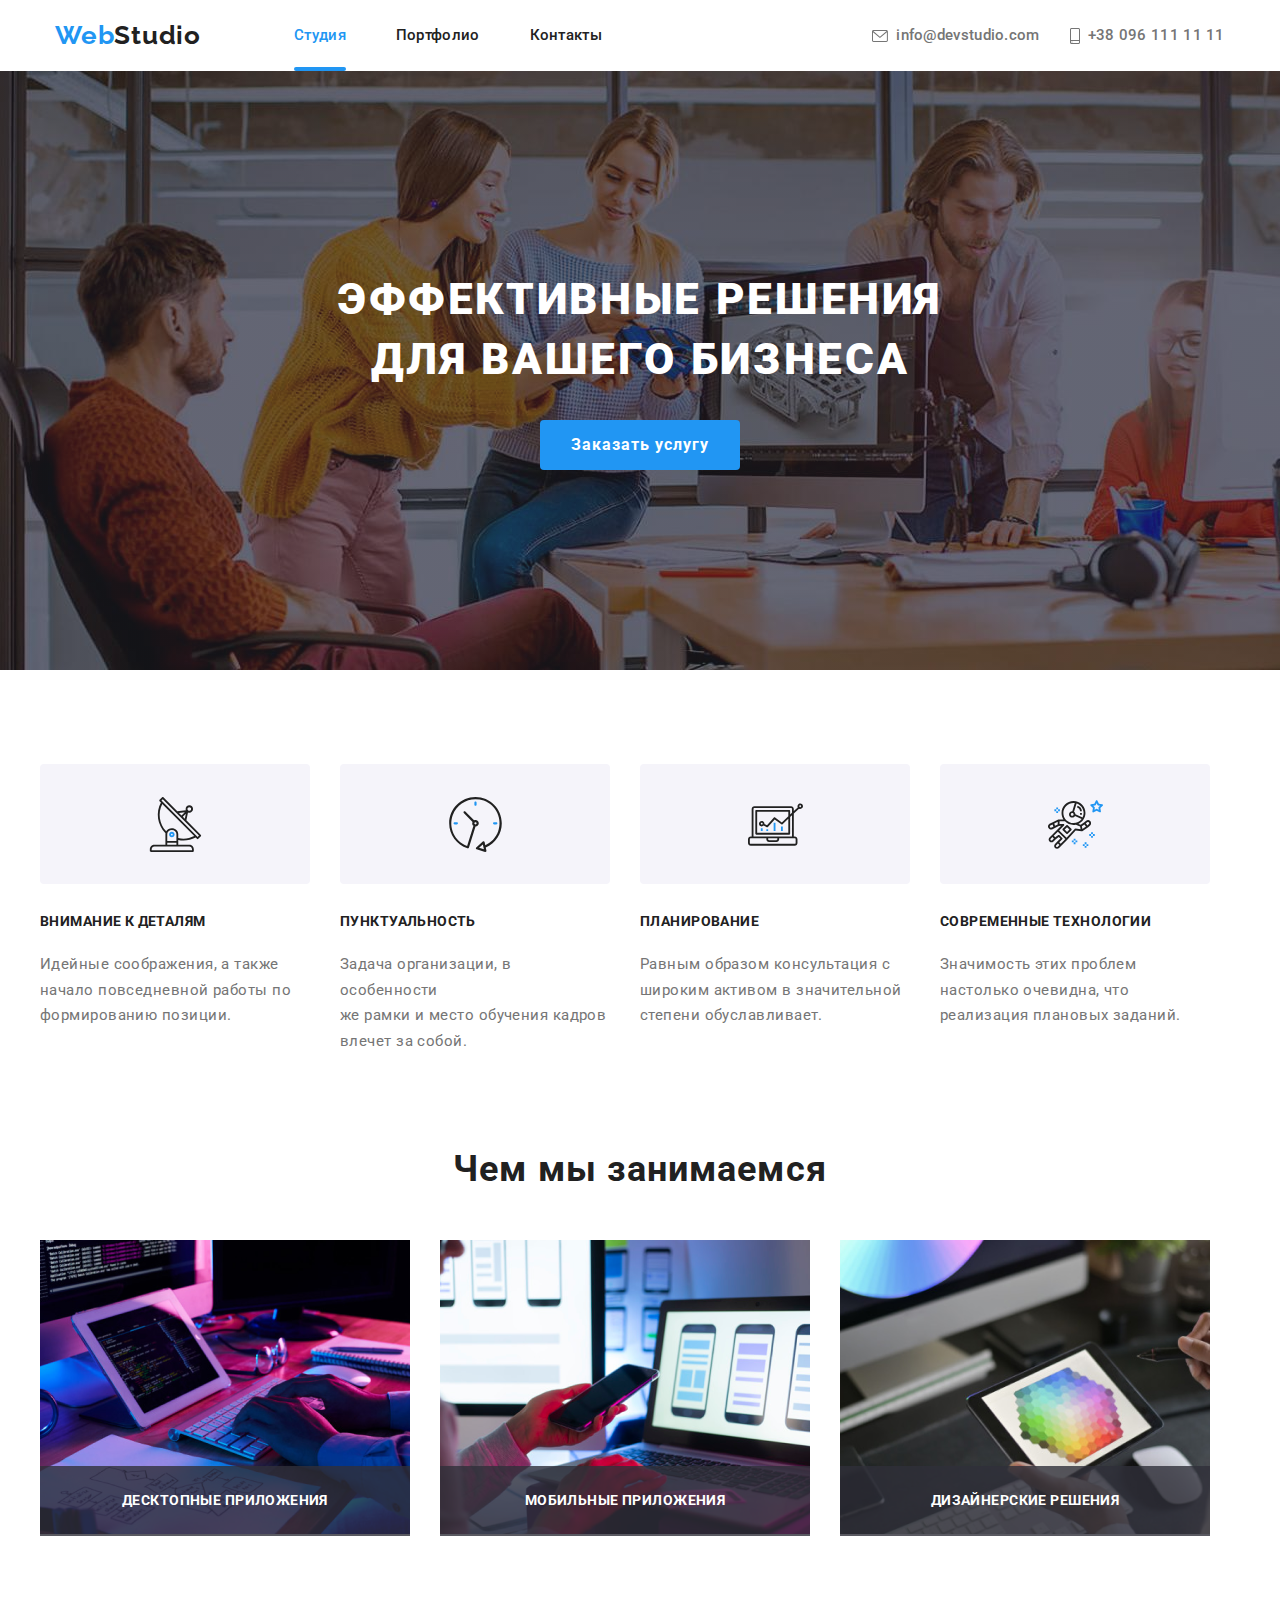
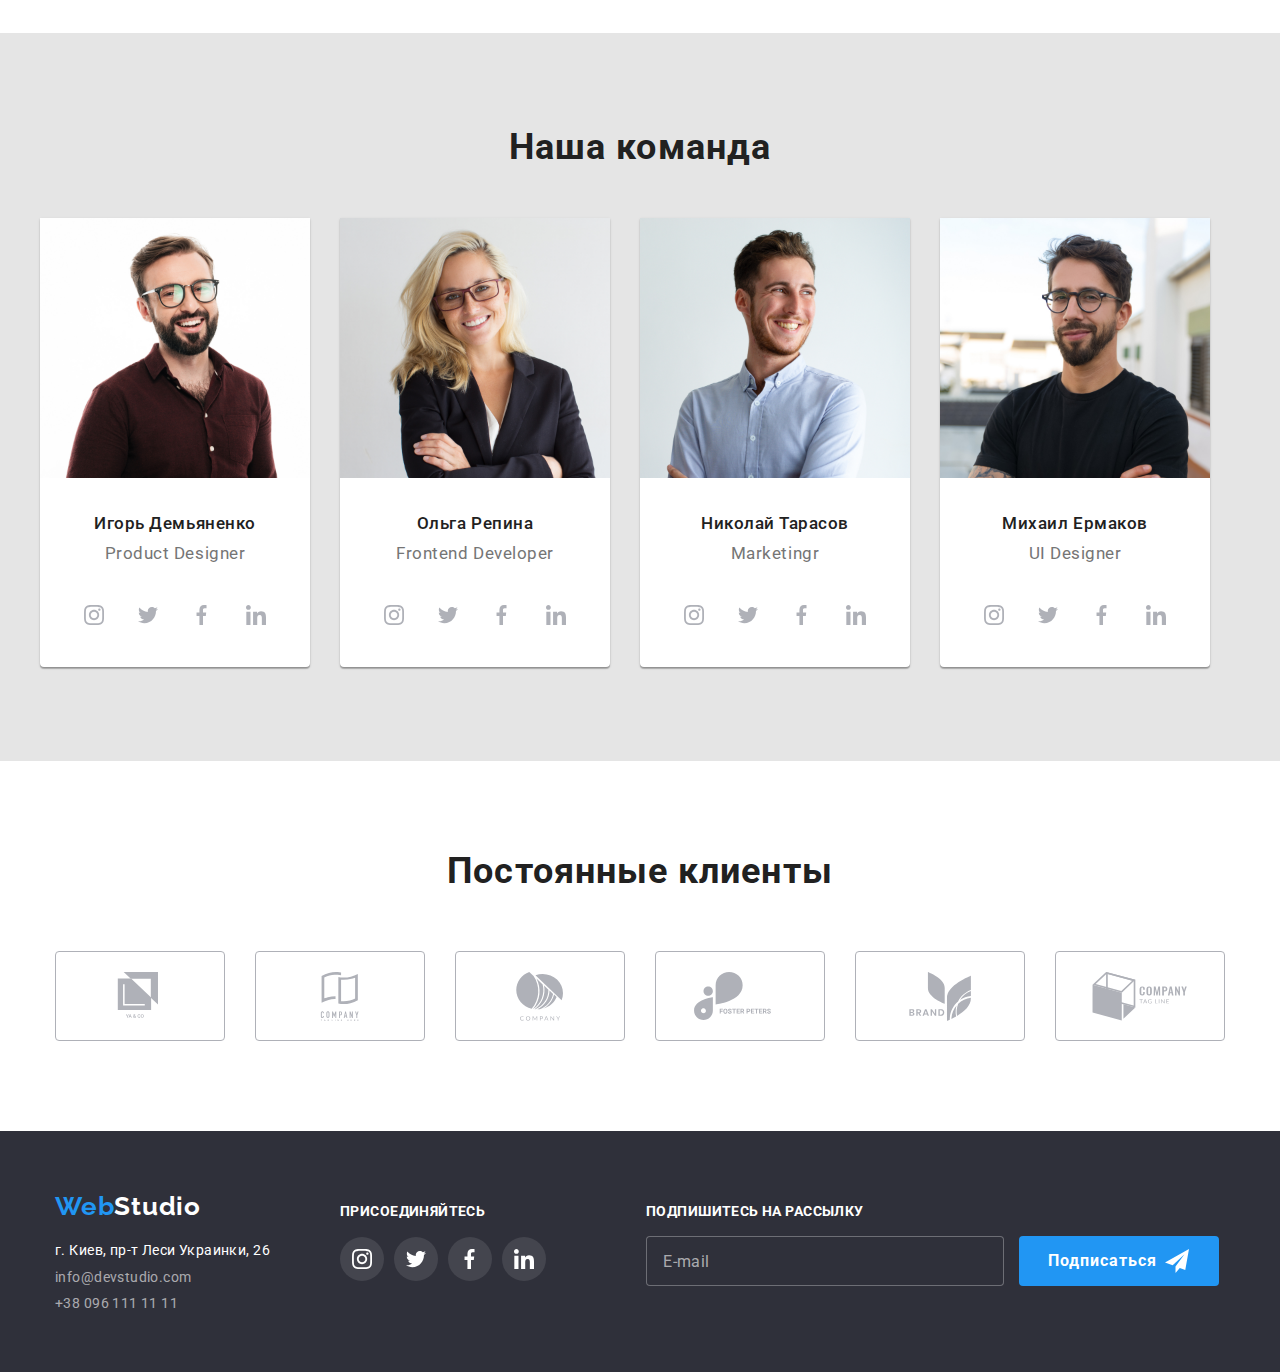
<file: index.html>
<!DOCTYPE html>
<html lang="en">

<head>
    <meta charset="UTF-8">
    <meta name="viewport" content="width=device-width, initial-scale=1.0">
    <title>Студия</title>
    <link rel="stylesheet" href="https://cdnjs.cloudflare.com/ajax/libs/modern-normalize/1.0.0/modern-normalize.min.css">
    <link rel="stylesheet" href="./css/style.css">
    <link rel="preconnect" href="https://fonts.gstatic.com">
    <link rel="preconnect" href="https://fonts.gstatic.com">
    <link href="https://fonts.googleapis.com/css2?family=Poppins&family=Raleway:wght@700&family=Roboto:wght@400;500;700;900&display=swap" rel="stylesheet">
    <link href="https://fonts.googleapis.com/css2?family=Poppins&family=Raleway:wght@700&family=Roboto&display=swap" rel="stylesheet">
</head>

<body>
    <!--Главные ссылки в шапке сайта-->
    <header>
        <div class="container header-nav">
            <nav class="item-link">
                <a class="logo" href="WebStudio"><span class="style-logo">Web</span>Studio</a>

                <ul class="list-header">
                    <li class="current-link">
                        <a class="current" href="./index.html">Студия</a>
                    </li>
                    <li class="current-link">
                        <a class="site-nav" href="./portfolio.html">Портфолио</a>
                    </li>
                    <li class="current-link">
                        <a class="site-nav" href="Контакты">Контакты</a>
                    </li>
                </ul>
            </nav>

            <ul class="links-style">
                <li>
                    <a class="header-link" href="email:info@devstudio.com">
                        <svg class="svg-envelope">
                            <use href="./images/symbol-defs.svg#icon-envelope-hover"></use>
                        </svg> info@devstudio.com
                    </a>
                </li>
                <li>
                    <a class="header-link" href="tel:+38096111111">
                        <svg class="svg-smartphone">
                            <use href="./images/symbol-defs.svg#icon-smartphone"></use>
                        </svg> +38 096 111 11 11</a>
                </li>
            </ul>
        </div>
    </header>

    <!--Основная информация о компании-->
    <main>
        <section class="section-title">
            <div class="">
                <h1 class="title">Эффективные решения<br> для вашего бизнеса</h1>
                <button class="button" data-modal-open>Заказать услугу</button>
            </div>
        </section>

        <section class="block-item">
            <div class="container">
                <ul class="list-section">
                    <li class="text-info">
                        <div class="skills-team">
                            <svg class="svg-skills-icon">
                            <use href="./images/symbol-defs.svg#icon-antenna-1-1"></use>
                        </svg>
                        </div>
                        <h3 class="subtitle-list">Внимание к деталям</h3>
                        <p class="subtitle-text">Идейные соображения, а также<br> начало повседневной работы по<br> формированию позиции.</p>
                    </li>
                    <li class="text-info">
                        <div class="skills-team">
                            <svg class="svg-skills-icon">
                            <use href="./images/symbol-defs.svg#icon-clock-1"></use>
                        </svg>
                        </div>
                        <h3 class="subtitle-list">Пунктуальность</h3>
                        <p class="subtitle-text">Задача организации, в особенности<br> же рамки и место обучения кадров<br> влечет за собой.</p>
                    </li>
                    <li class="text-info">
                        <div class="skills-team">
                            <svg class="svg-skills-icon">
                            <use href="./images/symbol-defs.svg#icon-diagram-1"></use>
                        </svg>
                        </div>
                        <h3 class="subtitle-list">Планирование</h3>
                        <p class="subtitle-text">Равным образом консультация с<br> широким активом в значительной<br> степени обуславливает.</p>
                    </li>
                    <li class="text-info">
                        <div class="skills-team">
                            <svg class="svg-skills-icon">
                            <use href="./images/symbol-defs.svg#icon-astronaut-1"></use>
                        </svg>
                        </div>
                        <h3 class="subtitle-list">Современные технологии</h3>
                        <p class="subtitle-text">Значимость этих проблем настолько очевидна, что реализация плановых заданий.</p>
                    </li>
                </ul>
            </div>
        </section>

        <!--Фото разработки команды-->
        <section class="company-dev">
            <div class="container">
                <h2 class="subtitle">Чем мы занимаемся</h2>
                <ul class="work-images">
                    <li class="images-dev">
                        <div class="position-add">
                            <img src="./images/hw-03.png" alt="Веб разработка" height="294" width="370">
                            <div class="desing-text">
                                <p class="label">Десктопные приложения</p>
                            </div>
                        </div>
                    </li>
                    <li class="images-dev">
                        <div class="position-add">
                            <img src="./images/hw-01.png" alt="Мобильная разработка" height="294" width="370">
                            <div class="desing-text">
                                <p class="label">Мобильные приложения</p>
                            </div>
                        </div>
                    </li>
                    <li class="images-dev">
                        <div class="position-add">
                            <img src="./images/hw-02.png" alt="Цветовая палитра" height="294" width="370">
                            <div class="desing-text">
                                <p class="label">Дизайнерские решения</p>
                            </div>
                        </div>
                    </li>
                </ul>
            </div>
        </section>

        <!--Информация о команде. Фото команды-->
        <section class="our-team">
            <div class="container">
                <h2 class="subtitle">Наша команда</h2>
                <ul class="list-team">
                    <li class="team-item"><img src="./images/igor.jpg" alt="Сотрудник компании" height="260" width="270">
                        <h3 class="team-subtitle">Игорь Демьяненко</h3>
                        <p class="team-position">Product Designer</p>
                        <ul class="svg-list-team">
                            <li>
                                <a href="#" class="svg-link-team">
                                    <svg class="svg-icon-team">
                                        <use href="./images/symbol-defs.svg#icon-instagram-2"></use>
                                    </svg>
                                </a>
                            </li>
                            <li>
                                <a href="#" class="svg-link-team">
                                    <svg class="svg-icon-team">
                                        <use href="./images/symbol-defs.svg#icon-twitter-1"></use>
                                    </svg>
                                </a>
                            </li>
                            <li>
                                <a href="#" class="svg-link-team">
                                    <svg class="svg-icon-team">
                                        <use href="./images/symbol-defs.svg#icon-facebook"></use>
                                    </svg>
                                </a>
                            </li>
                            <li>
                                <a href="#" class="svg-link-team">
                                    <svg class="svg-icon-team">
                                        <use href="./images/symbol-defs.svg#icon-linkedin-1"></use>
                                    </svg>
                                </a>
                            </li>
                        </ul>
                        <li class="team-item"><img src="./images/olga.png" alt="Сотрудник компании" height="260" width="270">
                            <h3 class="team-subtitle">Ольга Репина</h3>
                            <p class="team-position">Frontend Developer</p>
                            <ul class="svg-list-team">
                                <li>
                                    <a href="#" class="svg-link-team">
                                        <svg class="svg-icon-team">
                                        <use href="./images/symbol-defs.svg#icon-instagram-2"></use>
                                    </svg>
                                    </a>
                                </li>
                                <li>
                                    <a href="#" class="svg-link-team">
                                        <svg class="svg-icon-team">
                                        <use href="./images/symbol-defs.svg#icon-twitter-1"></use>
                                    </svg>
                                    </a>
                                </li>
                                <li>
                                    <a href="#" class="svg-link-team">
                                        <svg class="svg-icon-team">
                                        <use href="./images/symbol-defs.svg#icon-facebook"></use>
                                    </svg>
                                    </a>
                                </li>
                                <li>
                                    <a href="#" class="svg-link-team">
                                        <svg class="svg-icon-team">
                                        <use href="./images/symbol-defs.svg#icon-linkedin-1"></use>
                                    </svg>
                                    </a>
                                </li>
                            </ul>
                        </li>
                        <li class="team-item"><img src="./images/nikolay.jpg" alt="Сотрудник компании" height="260" width="270">
                            <h3 class="team-subtitle">Николай Тарасов</h3>
                            <p class="team-position">Marketingr</p>
                            <ul class="svg-list-team">
                                <li>
                                    <a href="#" class="svg-link-team">
                                        <svg class="svg-icon-team">
                                        <use href="./images/symbol-defs.svg#icon-instagram-2"></use>
                                    </svg>
                                    </a>
                                </li>
                                <li>
                                    <a href="#" class="svg-link-team">
                                        <svg class="svg-icon-team">
                                        <use href="./images/symbol-defs.svg#icon-twitter-1"></use>
                                    </svg>
                                    </a>
                                </li>
                                <li>
                                    <a href="#" class="svg-link-team">
                                        <svg class="svg-icon-team">
                                        <use href="./images/symbol-defs.svg#icon-facebook"></use>
                                    </svg>
                                    </a>
                                </li>
                                <li>
                                    <a href="#" class="svg-link-team">
                                        <svg class="svg-icon-team">
                                        <use href="./images/symbol-defs.svg#icon-linkedin-1"></use>
                                    </svg>
                                    </a>
                                </li>
                            </ul>
                        </li>
                        <li class="team-item"><img src="./images/mikhail.jpg " alt="Сотрудник компании " height="260" width="270">
                            <h3 class="team-subtitle">Михаил Ермаков</h3>
                            <p class="team-position">UI Designer</p>
                            <ul class="svg-list-team">
                                <li class="">
                                    <a href="#" class="svg-link-team">
                                        <svg class="svg-icon-team">
                                        <use href="./images/symbol-defs.svg#icon-instagram-2"></use>
                                    </svg>
                                    </a>
                                </li>
                                <li>
                                    <a href="#" class="svg-link-team">
                                        <svg class="svg-icon-team">
                                        <use href="./images/symbol-defs.svg#icon-twitter-1"></use>
                                    </svg>
                                    </a>
                                </li>
                                <li>
                                    <a href="#" class="svg-link-team">
                                        <svg class="svg-icon-team">
                                        <use href="./images/symbol-defs.svg#icon-facebook"></use>
                                    </svg>
                                    </a>
                                </li>
                                <li>
                                    <a href="#" class="svg-link-team">
                                        <svg class="svg-icon-team">
                                        <use href="./images/symbol-defs.svg#icon-linkedin-1"></use>
                                    </svg>
                                    </a>
                                </li>
                            </ul>
                        </li>
                </ul>
            </div>
        </section>

        <section class="customers-sec">
            <div class="container">
                <h2 class="customers-our">Постоянные клиенты</h2>
                <ul class="logo-items">
                    <li>
                        <a href="#" class="link-customers">
                            <svg class="svg-customers">
                                <use href="./images/symbol-defs.svg#icon-logo-YA--CO1"></use>
                            </svg>
                        </a>
                    </li>
                    <li>
                        <a href="#" class="link-customers">
                            <svg class="svg-customers">
                                <use href="./images/symbol-defs.svg#icon-logo-2"></use>
                            </svg>
                        </a>
                    </li>
                    <li>
                        <a href="#" class="link-customers">
                            <svg class="svg-customers">
                                <use href="./images/symbol-defs.svg#icon-logo-3"></use>
                            </svg>
                        </a>
                    </li>
                    <li>
                        <a href="#" class="link-customers">
                            <svg class="svg-customers">
                                <use href="./images/symbol-defs.svg#icon-logo41"></use>
                            </svg>
                        </a>
                    </li>
                    <li>
                        <a href="#" class="link-customers">
                            <svg class="svg-customers">
                                <use href="./images/symbol-defs.svg#icon-logo-5"></use>
                            </svg>
                        </a>
                    </li>
                    <li>
                        <a href="#" class="link-customers">
                            <svg class="svg-customers">
                                <use href="./images/symbol-defs.svg#icon-logo-6"></use>
                            </svg>
                        </a>
                    </li>
                </ul>
            </div>
        </section>
    </main>

    <!--Подвал сайта-->
    <footer>
        <div class="container">
            <div class="footer-container">
                <div>
                    <a href="WebStudio" class="logo-footer"><span class="style-logo">Web</span>Studio</a>

                    <address>
                <a href=""><p class="address">г. Киев, пр-т Леси Украинки, 26</p></a>
            </address>
                    <a class="footer-links" href="email:info@devstudio.com">info@devstudio.com</a><br>
                    <a class="footer-links" href="tel:+38096111111">+38 096 111 11 11</a>
                </div>
                <div class="svg-social-footer">
                    <p class="text-join">ПРИСОЕДИНЯЙТЕСЬ</p>
                    <ul class="footer-icon">
                        <li class="">
                            <a href="#" class="svg-link-footer">
                                <svg class="svg-footer">
                            <use href="./images/symbol-defs.svg#icon-instagram-2"></use>
                        </svg>
                            </a>
                        </li>
                        <li class="">
                            <a href="#" class="svg-link-footer">
                                <svg class="svg-footer">
                            <use href="./images/symbol-defs.svg#icon-twitter-1"></use>
                        </svg>
                            </a>
                        </li>
                        <li class="">
                            <a href="#" class="svg-link-footer">
                                <svg class="svg-footer">
                            <use href="./images/symbol-defs.svg#icon-facebook"></use>
                        </svg>
                            </a>
                        </li>
                        <li>
                            <a href="#" class="svg-link-footer">
                                <svg class="svg-footer">
                            <use href="./images/symbol-defs.svg#icon-linkedin-1"></use>
                        </svg>
                            </a>
                        </li>
                    </ul>
                </div>
                <div>
                    <p class="text-mailing">
                        ПОДПИШИТЕСЬ НА РАССЫЛКУ
                    </p>
                    <form name="email">
                        <input class="footer-email" type="text" name="email" placeholder="E-mail">
                    </form>
                </div>
                <div class="send-btn-style">
                    <button class="btn-send">Подписаться
                    <svg class="svg-send">
                        <use href="./images/symbol-defs.svg#icon-icon-send-1"></use>
                    </svg>
                </button>
                </div>
            </div>
        </div>
    </footer>

    <!-- Модальное окно -->
    <div class="backdrop is-hidden" data-modal>
        <div class="modal">
            <button class="btn-close" data-modal-close>✖</button>
            <div class="modal-content">
                <p class="data-customers">
                    Оставьте свои данные, мы вам перезвоним
                </p>
                <form>
                    <div class="modal-form">
                        <label class="label-style" for="name">Имя</label>
                        <input class="input-style" type="text" name="name" id="name">
                        <svg class="modal-icon">
                            <use href="./images/symbol-defs.svg#icon-name"></use>
                        </svg>
                    </div>
                    <div class="modal-form">
                        <label class="label-style" for="phone">Телефон</label>
                        <input class="input-style" type="tel" name="phone" id="phone">
                        <svg class="modal-icon">
                            <use href="./images/symbol-defs.svg#icon-telephoneicon-telephone"></use>
                        </svg>
                    </div>
                    <div class="modal-form">
                        <label class="label-style" for="email">Почта</label>
                        <input class="input-style" type="email" id="email">
                        <svg class="modal-icon">
                            <use href="./images/symbol-defs.svg#icon-email"></use>
                        </svg>
                    </div>
                    <label class="label-style" for="comments">Комментарий</label>
                    <textarea class="comments-modal" name="comment" id="comments" placeholder="Введите текст"></textarea>

                    <label class="label-consent">
                        <input class="check-style" type="checkbox" name="mailing">
                        <span class="mailing"></span>
                        <p class="check-text">Соглашаюсь с рассылкой и принимаю <a href="#" class="link-consent">Условия договора</a></p>
                    </label>
                </form>

                <button class="modal-send-btn">Отправить</button>
            </div>
        </div>
    </div>

    <script src="./js/modal.js"></script>
</body>

</html>
</file>
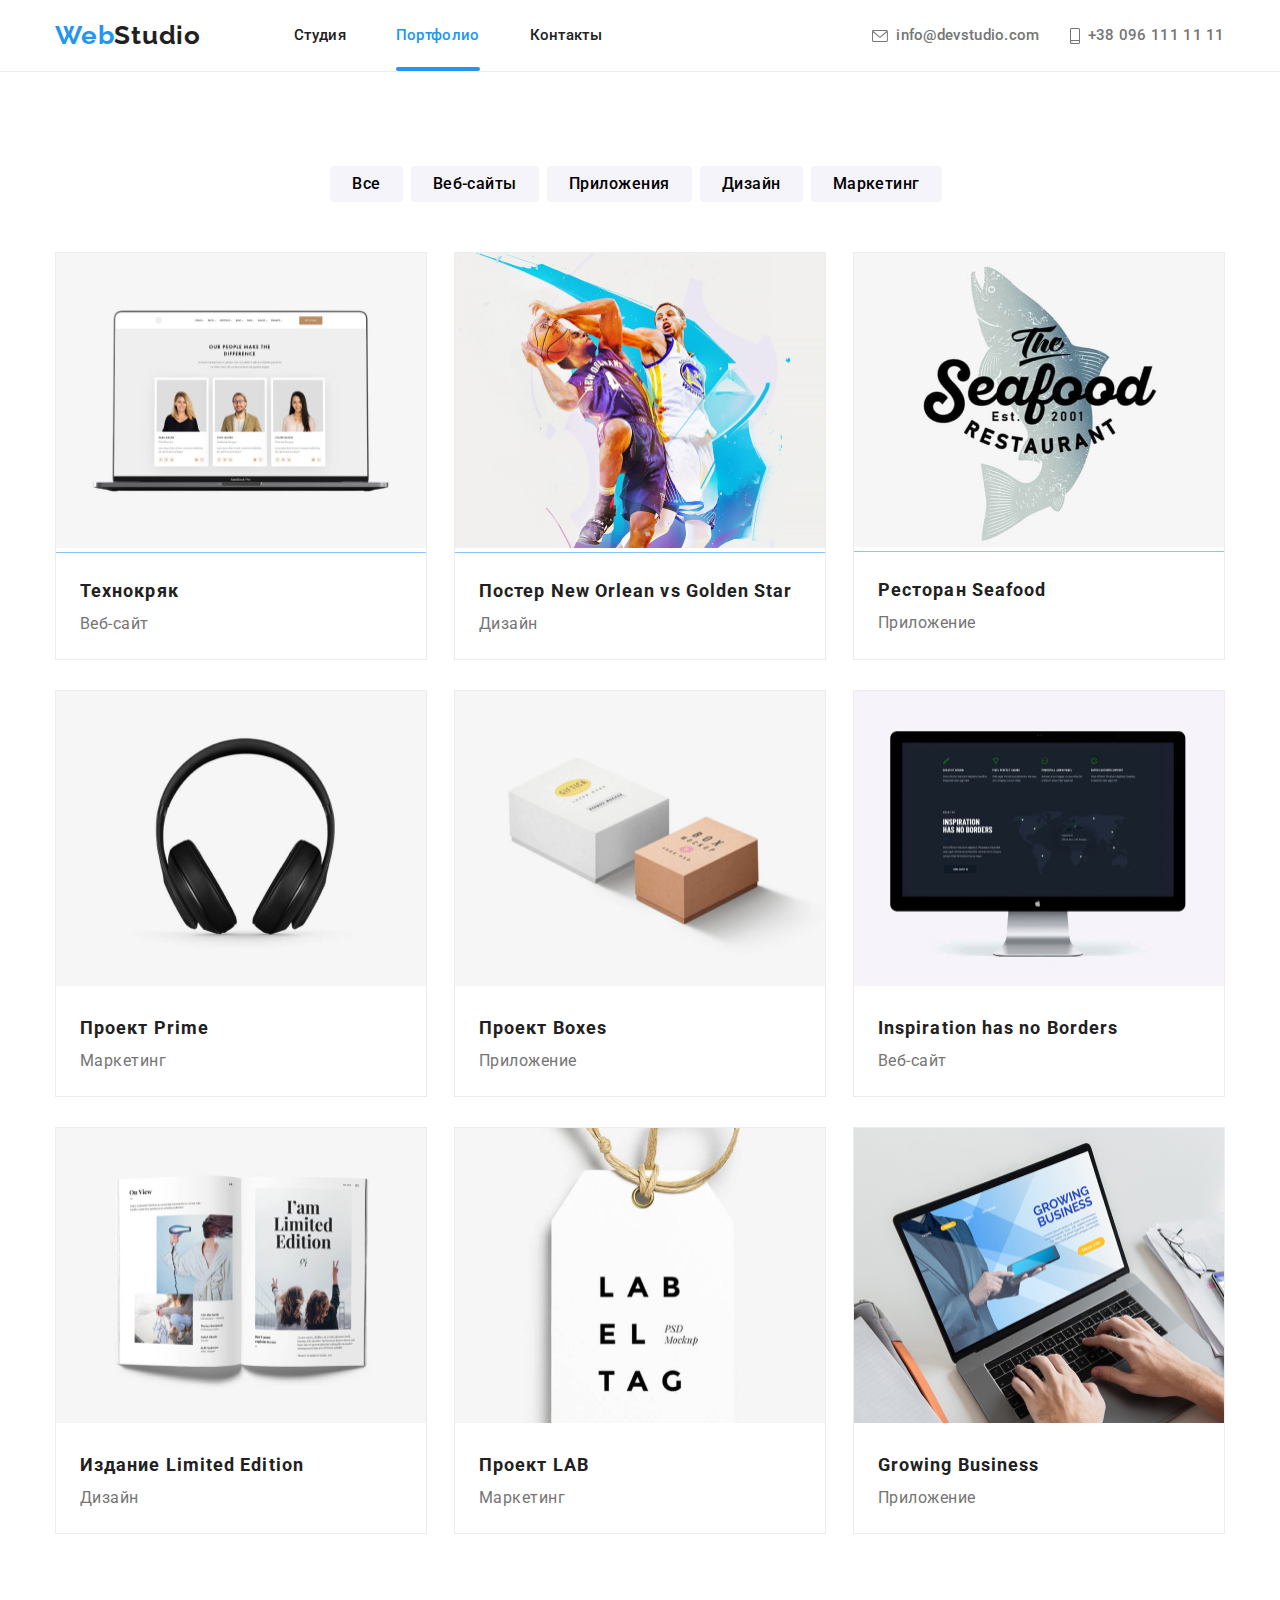
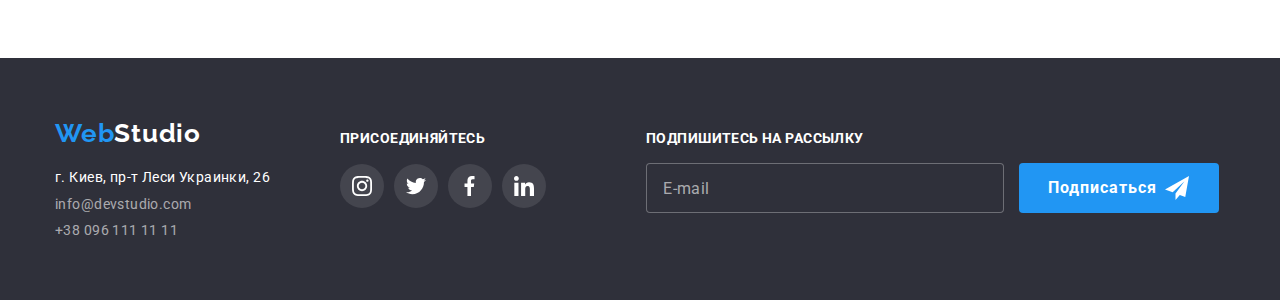
<file: portfolio.html>
<!DOCTYPE html>
<html lang="en">

<head>
    <meta charset="UTF-8">
    <meta name="viewport" content="width=device-width, initial-scale=1.0">
    <title>Портфолио</title>
    <link rel="stylesheet" href="https://cdnjs.cloudflare.com/ajax/libs/modern-normalize/1.0.0/modern-normalize.min.css">
    <link rel="stylesheet" href="./css/style.css">
    <link rel="preconnect" href="https://fonts.gstatic.com">
    <link rel="preconnect" href="https://fonts.gstatic.com">
    <link href="https://fonts.googleapis.com/css2?family=Poppins&family=Raleway:wght@700&family=Roboto:wght@400;500;700;900&display=swap" rel="stylesheet">
    <link rel="preconnect" href="https://fonts.gstatic.com">
    <link href="https://fonts.googleapis.com/css2?family=Poppins&family=Raleway:wght@700&family=Roboto&display=swap" rel="stylesheet">
</head>

<body>
    <!-- шапка сайта -->
    <header>
        <div class="container header-nav">
            <nav class="item-link">
                <a class="logo" href="WebStudio"><span class="style-logo">Web</span>Studio</a>

                <ul class="list-header">
                    <li class="current-link">
                        <a class="site-nav" href="./index.html">Студия</a>
                    </li>
                    <li class="current-link">
                        <a class="current" href="./portfolio.html">Портфолио</a>
                    </li>
                    <li class="current-link">
                        <a class="site-nav" href="Контакты">Контакты</a>
                    </li>
                </ul>
            </nav>

            <ul class="links-style">
                <li>
                    <a class="header-link" href="email:info@devstudio.com">
                        <svg class="svg-envelope">
                            <use href="./images/symbol-defs.svg#icon-envelope-hover"></use>
                        </svg> info@devstudio.com
                    </a>
                </li>
                <li>
                    <a class="header-link" href="tel:+38096111111">
                        <svg class="svg-smartphone">
                            <use href="./images/symbol-defs.svg#icon-smartphone"></use>
                        </svg> +38 096 111 11 11</a>
                </li>
            </ul>
        </div>
    </header>
    <hr class="line-header">

    <!-- основной контент страницы -->
    <section class="section-portfolio">
        <div class="container">
            <ul class="portfolio-btn">
                <li class="list-btn"><button class="btn">Все</button></li>
                <li class="list-btn"><button class="btn">Веб-сайты</button></li>
                <li class="list-btn"><button class="btn">Приложения</button></li>
                <li class="list-btn"><button class="btn">Дизайн</button></li>
                <li class="list-btn"><button class="btn">Маркетинг</button></li>
            </ul>

            <ul class="list-portfolio">
                <li class="list-item space-item">
                    <a href="#" class="overlay-link">
                        <div class="overlay-list-item">
                            <img src="./images/laptop.jpg" alt="Ноутбук" height="295" width="370">
                            <div class="overlay-text-desing">
                                <p class="text-desing">
                                    Lorem ipsum dolor sit amet consectetur, adipisicing elit. Eveniet cum cupiditate officiis beatae natus quasi accusamus. Lorem ipsum dolor sit amet consectetur adipisicing elit.
                                </p>
                            </div>
                        </div>
                        <div class="headlist">
                            <h3 class="text-title">Технокряк</h3>
                            <p class="headline-text">Веб-сайт</p>
                        </div>
                    </a>
                </li>

                <li class="list-item space-item">
                    <a href="#" class="overlay-link">
                        <div class="overlay-list-item">
                            <img src="./images/new-orlean.jpg" alt="Люди с бейсбольным мячом" height="295" width="370">
                            <div class="overlay-text-desing">
                                <p class="text-desing">
                                    Lorem ipsum dolor sit amet, consectetur adipisicing elit. Necessitatibus quam quo velit est inventore illo natus possimus error vero eveniet.
                                </p>
                            </div>
                        </div>
                        <div class="headlist">
                            <h3 class="text-title">Постер New Orlean vs Golden Star</h3>
                            <p class="headline-text">Дизайн</p>
                        </div>
                    </a>
                </li>

                <li class="list-item">
                    <a href="#" class="overlay-link">
                        <div class="overlay-list-item">
                            <img src="./images/seafood.jpg" alt="Логотип ресторана">
                            <div class="overlay-text-desing">
                                <p class="text-desing">
                                    Lorem ipsum dolor sit amet consectetur adipisicing elit. Repellendus exercitationem asperiores tempore beatae suscipit est, aut temporibus porro nobis, illo unde.
                                </p>
                            </div>
                        </div>
                        <div class="headlist">
                            <h3 class="text-title">Ресторан Seafood</h3>
                            <p class="headline-text">Приложение</p>
                        </div>
                    </a>
                </li>

                <li class="list-item space-item">
                    <a href="#" class="overlay-link">
                        <div class="overlay-list-item">
                            <img src="./images/prime.jpg" alt="Наушники" height="295" width="370">
                            <div class="overlay-text-desing">
                                <p class="text-desing">
                                    Lorem ipsum dolor sit amet consectetur adipisicing elit. Sed recusandae rem ad. Odio ipsum voluptates, sapiente explicabo quis rerum! Doloremque repellendus assumenda possimus.
                                </p>
                            </div>
                        </div>
                        <div class="headlist">
                            <h3 class="text-title">Проект Prime</h3>
                            <p class="headline-text">Маркетинг</p>
                        </div>
                    </a>
                </li>

                <li class="list-item space-item">
                    <a href="#" class="overlay-link">
                        <div class="overlay-list-item">
                            <img src="./images/boxes.jpg" alt="Коробки" height="295" width="370">
                            <div class="overlay-text-desing">
                                <p class="text-desing">
                                    Lorem ipsum dolor sit amet consectetur adipisicing elit. Corrupti incidunt perferendis hic nesciunt ea, veritatis dolor ipsa, illo inventore aspernatur reprehenderit tempore quia!
                                </p>
                            </div>
                        </div>
                        <div class="headlist">
                            <h3 class="text-title">Проект Boxes</h3>
                            <p class="headline-text">Приложение</p>
                        </div>
                    </a>
                </li>

                <li class="list-item">
                    <a href="#" class="overlay-link">
                        <div class="overlay-list-item">
                            <img src="./images/borders.jpg" alt="Монитор с веб-сайтом" height="295" width="370">
                            <div class="overlay-text-desing">
                                <p class="text-desing">
                                    Lorem ipsum dolor sit, amet consectetur adipisicing elit. Eius eveniet dolorem qui fuga placeat animi? Dolor tempora maxime veniam modi recusandae? Facere voluptatum aliquid dolores!
                                </p>
                            </div>
                        </div>
                        <div class="headlist">
                            <h3 class="text-title">Inspiration has no Borders</h3>
                            <p class="headline-text">Веб-сайт</p>
                        </div>
                    </a>
                </li>

                <li class="list-item space-item">
                    <a href="#" class="overlay-link">
                        <div class="overlay-list-item">
                            <img src="./images/limitet_edition.jpg" alt="Журналы" height="295" width="370">
                            <div class="overlay-text-desing">
                                <p class="text-desing">
                                    Lorem, ipsum dolor sit amet consectetur adipisicing elit. Quod enim eius sed officiis distinctio temporibus non porro mollitia debitis.
                                </p>
                            </div>
                        </div>
                        <div class="headlist">
                            <h3 class="text-title">Издание Limited Edition</h3>
                            <p class="headline-text">Дизайн</p>
                        </div>
                    </a>
                </li>

                <li class="list-item space-item">
                    <a href="#" class="overlay-link">
                        <div class="overlay-list-item">
                            <img src="./images/lab.jpg" alt="Етикетка" height="295" width="370">
                            <div class="overlay-text-desing">
                                <p class="text-desing">
                                    Lorem ipsum dolor sit amet consectetur adipisicing elit. Facilis delectus enim assumenda ducimus doloribus quos, iure rem corporis? Nobis, blanditiis molestiae!
                                </p>
                            </div>
                        </div>
                        <div class="headlist">
                            <h3 class="text-title">Проект LAB</h3>
                            <p class="headline-text">Маркетинг</p>
                        </div>
                    </a>
                </li>

                <li class="list-item">
                    <a href="#" class="overlay-link">
                        <div class="overlay-list-item">
                            <img src="./images/business.jpg" alt="Работа с ноутбуком" height="295" width="370">
                            <div class="overlay-text-desing">
                                <p class="text-desing">
                                    Lorem ipsum dolor sit amet consectetur adipisicing elit. Cumque, natus velit ab impedit ratione quidem cum explicabo atque, ex tempora iste aspernatur eius sequi reprehenderit.
                                </p>
                            </div>
                        </div>
                        <div class="headlist">
                            <h3 class="text-title">Growing Business</h3>
                            <p class="headline-text">Приложение</p>
                        </div>
                    </a>
                </li>
            </ul>
        </div>
    </section>

    <!--Подвал сайта-->
    <footer>
        <div class="container">
            <div class="footer-container">
                <div>
                    <a href="WebStudio" class="logo-footer"><span class="style-logo">Web</span>Studio</a>

                    <address>
                <a href=""><p class="address">г. Киев, пр-т Леси Украинки, 26</p></a>
            </address>
                    <a class="footer-links" href="email:info@devstudio.com">info@devstudio.com</a><br>
                    <a class="footer-links" href="tel:+38096111111">+38 096 111 11 11</a>
                </div>
                <div class="svg-social-footer">
                    <p class="text-join">ПРИСОЕДИНЯЙТЕСЬ</p>
                    <ul class="footer-icon">
                        <li class="">
                            <a href="#" class="svg-link-footer">
                                <svg class="svg-footer">
                            <use href="./images/symbol-defs.svg#icon-instagram-2"></use>
                        </svg>
                            </a>
                        </li>
                        <li class="">
                            <a href="#" class="svg-link-footer">
                                <svg class="svg-footer">
                            <use href="./images/symbol-defs.svg#icon-twitter-1"></use>
                        </svg>
                            </a>
                        </li>
                        <li class="">
                            <a href="#" class="svg-link-footer">
                                <svg class="svg-footer">
                            <use href="./images/symbol-defs.svg#icon-facebook"></use>
                        </svg>
                            </a>
                        </li>
                        <li>
                            <a href="#" class="svg-link-footer">
                                <svg class="svg-footer">
                            <use href="./images/symbol-defs.svg#icon-linkedin-1"></use>
                        </svg>
                            </a>
                        </li>
                    </ul>
                </div>
                <div>
                    <p class="text-mailing">
                        ПОДПИШИТЕСЬ НА РАССЫЛКУ
                    </p>
                    <form name="email">
                        <input class="footer-email" type="text" name="email" placeholder="E-mail">
                    </form>
                </div>
                <div class="send-btn-style">
                    <button class="btn-send">Подписаться
                    <svg class="svg-send">
                        <use href="./images/symbol-defs.svg#icon-icon-send-1"></use>
                    </svg>
                </button>
                </div>
            </div>
        </div>
    </footer>

</body>

</html>
</file>
<file: css/style.css>
:root {
                                                                        --header-background-color: #FFFFFF;
                                                                        --dark--background-color: #2F303A;
                                                                        --main-bacround-color: #E5E5E5;
                                                                        --sec-background-color: #F5F4FA;
                                                                        --accent-color: #2196F3;
                                                                        --dark-color: #212121;
                                                                        --main-color: #757575;
                                                                        --sec-color: rgba(255, 255, 255, 0.6);
                                                                        --title-color: #FFFFFF;
                                                                        --line-color-header: #ECECEC;
                                                                    }
                                                                    
                                                                    body {
                                                                        background-color: #FFFFFF;
                                                                        color: #757575;
                                                                        font-family: Roboto;
                                                                        padding-top: 70px;
                                                                    }
                                                                    
                                                                    a {
                                                                        text-decoration: none;
                                                                    }
                                                                    
                                                                    ul {
                                                                        list-style: none;
                                                                    }
                                                                    
                                                                    .container {
                                                                        width: 1200px;
                                                                        padding-left: 15px;
                                                                        padding-right: 15px;
                                                                        margin-left: auto;
                                                                        margin-right: auto;
                                                                    }
                                                                    /* Оформление линок в header */
                                                                    
                                                                    header {
                                                                        background-color: var(--header-background-color);
                                                                        position: fixed;
                                                                        padding: 0px;
                                                                        width: 100%;
                                                                        top: 0px;
                                                                        left: 0px;
                                                                        z-index: 2;
                                                                    }
                                                                    
                                                                    .header-nav {
                                                                        display: flex;
                                                                        align-items: center;
                                                                    }
                                                                    
                                                                    .item-link {
                                                                        display: flex;
                                                                        align-items: center;
                                                                    }
                                                                    
                                                                    .logo {
                                                                        color: var(--dark-color);
                                                                        font-size: 26px;
                                                                        letter-spacing: 0.03em;
                                                                        font-family: Raleway;
                                                                        font-weight: bold;
                                                                        line-height: 1.19;
                                                                        padding: 0px;
                                                                        margin: 0px;
                                                                        display: inline-block;
                                                                    }
                                                                    
                                                                    .style-logo {
                                                                        color: var(--accent-color);
                                                                    }
                                                                    /* Анимирование навигации */
                                                                    
                                                                    .site-nav {
                                                                        position: relative;
                                                                        display: flex;
                                                                        font-size: 15px;
                                                                        line-height: 1.14;
                                                                        letter-spacing: 0.02em;
                                                                        font-weight: 500;
                                                                        padding: 27px 0px;
                                                                        color: var(--dark-color);
                                                                        transition: color 250ms cubic-bezier(0.4, 0, 0.2, 1);
                                                                    }
                                                                    
                                                                    .site-nav:hover,
                                                                    .site-nav:focus {
                                                                        color: var(--accent-color);
                                                                    }
                                                                    
                                                                    .site-nav::after {
                                                                        position: absolute;
                                                                        content: "";
                                                                        bottom: 0%;
                                                                        width: 100%;
                                                                        height: 4px;
                                                                        border-radius: 2px;
                                                                        background-color: var(--accent-color);
                                                                        transition-property: background-color;
                                                                        transition: transform 250ms cubic-bezier(0.4, 0, 0.2, 1);
                                                                        transform: scaleX(0);
                                                                    }
                                                                    
                                                                    .site-nav:hover::after {
                                                                        transform: scaleX(1);
                                                                        box-shadow: 0px 1px 1px rgba(0, 0, 0, 0.12), 0px 4px 4px rgba(0, 0, 0, 0.06), 1px 4px 6px rgba(0, 0, 0, 0.16);
                                                                    }
                                                                    
                                                                    .current::before {
                                                                        position: absolute;
                                                                        content: '';
                                                                        bottom: 0;
                                                                        left: 0;
                                                                        width: 100%;
                                                                        height: 4px;
                                                                        border-radius: 2px;
                                                                        background-color: var(--accent-color);
                                                                    }
                                                                    
                                                                    .current {
                                                                        display: block;
                                                                        padding: 27px 0px;
                                                                        font-size: 15px;
                                                                        line-height: 1.14;
                                                                        letter-spacing: 0.02em;
                                                                        font-weight: 500;
                                                                        transition: transform 250ms cubic-bezier(0.4, 0, 0.2, 1);
                                                                        color: var(--accent-color);
                                                                    }
                                                                    
                                                                    .current-link {
                                                                        position: relative;
                                                                        margin-right: 50px;
                                                                    }
                                                                    /* Стилизация линок */
                                                                    
                                                                    .list-header {
                                                                        padding-left: 93px;
                                                                        margin: 0px;
                                                                        align-items: center;
                                                                        display: flex;
                                                                    }
                                                                    
                                                                    .links-style {
                                                                        display: flex;
                                                                        margin: auto;
                                                                        padding-left: 220px;
                                                                    }
                                                                    
                                                                    .header-link {
                                                                        margin: 0px;
                                                                        color: var(--main-color);
                                                                        font-weight: 500;
                                                                        font-size: 15px;
                                                                        line-height: 1.14;
                                                                        letter-spacing: 0.02em;
                                                                        display: flex;
                                                                        align-items: center;
                                                                        transition: color 250ms cubic-bezier(0.4, 0, 0.2, 1);
                                                                    }
                                                                    
                                                                    .header-link:hover,
                                                                    .header-link:focus {
                                                                        color: var(--accent-color);
                                                                        fill: var(--accent-color);
                                                                    }
                                                                    /* Иконки SVG в шапке */
                                                                    
                                                                    .svg-envelope {
                                                                        display: inline-flex;
                                                                        fill: #757575;
                                                                        width: 16px;
                                                                        height: 12px;
                                                                        margin-right: 8px;
                                                                        fill: currentColor;
                                                                        transition: fill 250ms cubic-bezier(0.4, 0, 0.2, 1);
                                                                    }
                                                                    
                                                                    .svg-smartphone {
                                                                        display: inline-flex;
                                                                        fill: #757575;
                                                                        width: 10px;
                                                                        height: 16px;
                                                                        margin: 0px 8px 0px 30px;
                                                                        fill: currentColor;
                                                                        transition: fill 250ms cubic-bezier(0.4, 0, 0.2, 1);
                                                                    }
                                                                    /* Стилизация горизонтальной линии в портфолио */
                                                                    
                                                                    .line-header {
                                                                        border: 1px solid var(--line-color-header);
                                                                        margin: 0px;
                                                                    }
                                                                    /* Заголовок и кнопка */
                                                                    
                                                                    .section-title {
                                                                        height: 600px;
                                                                        max-width: 1600px;
                                                                        text-align: center;
                                                                        background-size: cover;
                                                                        padding: 200px 0px 200px 0px;
                                                                        background-color: var(--dark--background-color);
                                                                        background-image: linear-gradient( to right, rgba(47, 48, 58, 0.4), rgba(47, 48, 58, 0.4)), url(../images/team.jpg);
                                                                    }
                                                                    
                                                                    .title {
                                                                        color: var(--title-color);
                                                                        text-align: center;
                                                                        letter-spacing: 0.06em;
                                                                        text-transform: uppercase;
                                                                        font-weight: 900;
                                                                        font-size: 44px;
                                                                        line-height: 1.36;
                                                                        margin: 0px;
                                                                    }
                                                                    
                                                                    .button {
                                                                        border-radius: 4px;
                                                                        width: 200px;
                                                                        height: 50px;
                                                                        letter-spacing: 0.06em;
                                                                        font-size: 16px;
                                                                        line-height: 1.87;
                                                                        cursor: pointer;
                                                                        font-weight: bold;
                                                                        border-style: none;
                                                                        text-align: center;
                                                                        margin: 30px 250px;
                                                                        font-family: Roboto;
                                                                        outline: transparent;
                                                                        color: var(--title-color);
                                                                        background-color: var(--accent-color);
                                                                        transition: text-shadow 250ms cubic-bezier(0.4, 0, 0.2, 1);
                                                                    }
                                                                    
                                                                    .button:hover {
                                                                        text-shadow: 0px 4px 4px rgba(0, 0, 0, 0.25);
                                                                    }
                                                                    /* Оформление списков секции. Фото и текст  */
                                                                    
                                                                    .block-item {
                                                                        background-color: var(--header-background-color);
                                                                        padding-top: 94px;
                                                                    }
                                                                    
                                                                    .text-info {
                                                                        padding: 0px 30px 0px 0px;
                                                                    }
                                                                    
                                                                    .list-section {
                                                                        display: flex;
                                                                        justify-content: center;
                                                                        margin: 0px;
                                                                        padding: 0px;
                                                                        border-style: none;
                                                                    }
                                                                    
                                                                    .work-images {
                                                                        display: flex;
                                                                        margin: 0px;
                                                                        justify-content: center;
                                                                        padding: 0px;
                                                                    }
                                                                    /* Добавлены позицыонированные элементы к фото */
                                                                    
                                                                    .position-add {
                                                                        position: relative;
                                                                        overflow: hidden;
                                                                    }
                                                                    
                                                                    .position-add .desing-text {
                                                                        background: rgba(47, 48, 58, 0.8);
                                                                        bottom: 3px;
                                                                        left: 0px;
                                                                        width: 370px;
                                                                        padding: 27px 0px;
                                                                        position: absolute;
                                                                    }
                                                                    
                                                                    .label {
                                                                        line-height: 1.14;
                                                                        letter-spacing: 0.03em;
                                                                        font-size: 14px;
                                                                        margin: 0px;
                                                                        color: var(--title-color);
                                                                        text-transform: uppercase;
                                                                        text-align: center;
                                                                        font-weight: bold;
                                                                    }
                                                                    
                                                                    .images-dev {
                                                                        padding: 0px 30px 0px 0px;
                                                                    }
                                                                    
                                                                    .subtitle-list {
                                                                        font-weight: bold;
                                                                        font-size: 14px;
                                                                        line-height: 1.14;
                                                                        letter-spacing: 0.03em;
                                                                        text-transform: uppercase;
                                                                        color: var(--dark-color);
                                                                        margin: 0px;
                                                                    }
                                                                    
                                                                    .subtitle-text {
                                                                        letter-spacing: 0.03em;
                                                                        font-size: 15px;
                                                                        line-height: 1.71;
                                                                        color: var(--main-color);
                                                                        margin: 0px;
                                                                        padding-top: 22px;
                                                                    }
                                                                    
                                                                    .company-dev {
                                                                        padding: 94px 0px 94px 0px;
                                                                    }
                                                                    /* Оформление секции с командой */
                                                                    
                                                                    .our-team {
                                                                        background-color: var(--main-bacround-color);
                                                                        padding: 94px 0px 94px 0px;
                                                                    }
                                                                    
                                                                    .subtitle {
                                                                        font-size: 36px;
                                                                        line-height: 1.16;
                                                                        text-align: center;
                                                                        letter-spacing: 0.03em;
                                                                        color: var(--dark-color);
                                                                        margin: 0px;
                                                                        padding: 0px 0px 50px;
                                                                    }
                                                                    
                                                                    .team-subtitle {
                                                                        letter-spacing: 0.03em;
                                                                        color: var(--dark-color);
                                                                        font-weight: 500;
                                                                        font-size: 17px;
                                                                        line-height: 1.18;
                                                                        margin: 0px;
                                                                        padding: 30px 0px 0px 0px;
                                                                        text-align: center;
                                                                    }
                                                                    
                                                                    .team-position {
                                                                        letter-spacing: 0.03em;
                                                                        font-size: 17px;
                                                                        line-height: 1.18;
                                                                        color: var(--main-color);
                                                                        margin: 0px;
                                                                        padding: 10px 0px 30px 0px;
                                                                        text-align: center;
                                                                    }
                                                                    
                                                                    .list-team {
                                                                        margin: 0px;
                                                                        padding: 0px;
                                                                        display: flex;
                                                                        justify-content: center;
                                                                    }
                                                                    
                                                                    .team-item {
                                                                        padding: 0px;
                                                                        margin: 0px 30px 0px 0px;
                                                                        border-radius: 0px 0px 4px 4px;
                                                                        background-color: var(--header-background-color);
                                                                        box-shadow: 0px 1px 3px rgba(0, 0, 0, 0.12), 0px 1px 1px rgba(0, 0, 0, 0.14), 0px 2px 1px rgba(0, 0, 0, 0.2);
                                                                    }
                                                                    
                                                                    .customers-sec {
                                                                        padding: 90px 0px 90px 0px;
                                                                        background-color: var(--header-background-color);
                                                                    }
                                                                    
                                                                    .customers-our {
                                                                        color: var(--dark-color);
                                                                        margin: 0px;
                                                                        padding: 0px 0px 59px 0px;
                                                                        font-size: 36px;
                                                                        letter-spacing: 0.03em;
                                                                        text-align: center;
                                                                    }
                                                                    /* Стилизация подвала */
                                                                    
                                                                    footer {
                                                                        background-color: var(--dark--background-color);
                                                                        padding: 60px 0px 60px 0px;
                                                                        display: flex;
                                                                    }
                                                                    
                                                                    .logo-footer {
                                                                        display: inline-flex;
                                                                        color: var(--title-color);
                                                                        font-size: 26px;
                                                                        letter-spacing: 0.03em;
                                                                        font-family: Raleway;
                                                                        font-weight: bold;
                                                                        line-height: 1.19;
                                                                        padding: 0px;
                                                                    }
                                                                    
                                                                    .address {
                                                                        display: inline-flex;
                                                                        letter-spacing: 0.03em;
                                                                        font-size: 14px;
                                                                        line-height: 1.74;
                                                                        font-style: normal;
                                                                        color: var(--title-color);
                                                                        line-height: 1.19;
                                                                        padding: 20px 0px 0px 0px;
                                                                        margin: 0px;
                                                                    }
                                                                    
                                                                    .footer-links {
                                                                        display: inline-flex;
                                                                        padding: 0px;
                                                                        margin: 9px 0px 0px 0px;
                                                                        letter-spacing: 0.03em;
                                                                        font-size: 14px;
                                                                        line-height: 1.74;
                                                                        color: var(--sec-color);
                                                                        line-height: 1.19;
                                                                        transition: color 250ms cubic-bezier(0.4, 0, 0.2, 1);
                                                                    }
                                                                    
                                                                    .footer-links:hover,
                                                                    .footer-links:focus {
                                                                        color: var(--accent-color);
                                                                    }
                                                                    
                                                                    .text-join {
                                                                        font-size: 14px;
                                                                        line-height: 16px;
                                                                        letter-spacing: 0.03em;
                                                                        margin: 0px 0px 0px 70px;
                                                                        padding: 12px 0px 0px 0px;
                                                                        color: var(--title-color);
                                                                        text-transform: uppercase;
                                                                        display: inline-flex;
                                                                        position: absolute;
                                                                        font-weight: bold;
                                                                    }
                                                                    
                                                                    .footer-email {
                                                                        outline: none;
                                                                        width: 358px;
                                                                        height: 50px;
                                                                        padding: 15px 16px;
                                                                        border-radius: 4px;
                                                                        margin: 45px 15px 0px 90px;
                                                                        color: var(--title-color);
                                                                        border: 1px solid rgba(255, 255, 255, 0.3);
                                                                        background-color: var(--dark--background-color);
                                                                    }
                                                                    
                                                                    .footer-email::placeholder {
                                                                        font-size: 16px;
                                                                        line-height: 20px;
                                                                        letter-spacing: 0.03em;
                                                                        color: rgba(255, 255, 255, 0.6);
                                                                    }
                                                                    
                                                                    .text-mailing {
                                                                        font-size: 14px;
                                                                        line-height: 16px;
                                                                        letter-spacing: 0.03em;
                                                                        margin: 0px 0px 0px 90px;
                                                                        padding: 12px 0px 0px 0px;
                                                                        color: var(--title-color);
                                                                        text-transform: uppercase;
                                                                        display: inline-flex;
                                                                        position: absolute;
                                                                        font-weight: bold;
                                                                    }
                                                                    /* стили кнопки в футтере */
                                                                    
                                                                    .btn-send {
                                                                        position: relative;
                                                                        display: inline-flex;
                                                                        cursor: pointer;
                                                                        width: 200px;
                                                                        height: 50px;
                                                                        font-size: 16px;
                                                                        line-height: 30px;
                                                                        border-radius: 4px;
                                                                        font-weight: bold;
                                                                        letter-spacing: 0.06em;
                                                                        margin: 45px 0px 0px 0px;
                                                                        padding: 0px 10px 0px 29px;
                                                                        align-items: center;
                                                                        border-style: none;
                                                                        outline: transparent;
                                                                        color: var(--title-color);
                                                                        background-color: var(--accent-color);
                                                                        transition: text-shadow 250ms cubic-bezier(0.4, 0, 0.2, 1);
                                                                    }
                                                                    
                                                                    .btn-send:hover,
                                                                    .btn-send:focus {
                                                                        /* filter: drop-shadow(0px 4px 4px rgba(0, 0, 0, 0.25)); */
                                                                        text-shadow: 0px 4px 4px rgba(0, 0, 0, 0.25);
                                                                    }
                                                                    
                                                                    .svg-send {
                                                                        position: absolute;
                                                                        width: 24px;
                                                                        height: 24px;
                                                                        top: 25%;
                                                                        right: 15%;
                                                                        fill: var(--title-color);
                                                                        transition: drop-shadow 250ms cubic-bezier(0.4, 0, 0.2, 1);
                                                                    }
                                                                    /* Стилизация SVG в футтере */
                                                                    
                                                                    .footer-container {
                                                                        display: flex;
                                                                    }
                                                                    
                                                                    .footer-icon {
                                                                        display: inline-flex;
                                                                        padding: 0px;
                                                                        margin-left: 70px;
                                                                    }
                                                                    
                                                                    .svg-footer {
                                                                        display: inline-flex;
                                                                        width: 20px;
                                                                        height: 20px;
                                                                    }
                                                                    
                                                                    .svg-link-footer {
                                                                        display: inline-flex;
                                                                        width: 44px;
                                                                        height: 44px;
                                                                        border-radius: 50%;
                                                                        align-items: center;
                                                                        justify-content: center;
                                                                        margin: 30px 10px 0px 0px;
                                                                        fill: var(--title-color);
                                                                        background: rgba(255, 255, 255, 0.1);
                                                                        transition: background-color 250ms cubic-bezier(0.4, 0, 0.2, 1);
                                                                    }
                                                                    
                                                                    .svg-link-footer:hover,
                                                                    .svg-link-footer:focus {
                                                                        background-color: var(--accent-color);
                                                                    }
                                                                    /* Стилизация SVG в секции о скиллах*/
                                                                    
                                                                    .skills-team {
                                                                        display: inline-flex;
                                                                        width: 270px;
                                                                        height: 120px;
                                                                        border-radius: 4px;
                                                                        background: #F5F4FA;
                                                                        margin: 0px 0px 30px 0px;
                                                                        align-items: center;
                                                                        justify-content: center;
                                                                    }
                                                                    
                                                                    .svg-skills-icon {
                                                                        display: inline-flex;
                                                                        width: 55px;
                                                                        height: 61px;
                                                                    }
                                                                    /* SVG в секции с командой */
                                                                    
                                                                    .svg-list-team {
                                                                        display: inline-flex;
                                                                        padding: 0px 10px 30px 32px;
                                                                    }
                                                                    
                                                                    .svg-link-team {
                                                                        display: inline-flex;
                                                                        width: 44px;
                                                                        height: 44px;
                                                                        border-radius: 50%;
                                                                        margin-right: 10px;
                                                                        align-items: center;
                                                                        justify-content: center;
                                                                        fill: #AFB1B8;
                                                                        background-color: var(--header-background-color);
                                                                    }
                                                                    
                                                                    .svg-link-team:focus,
                                                                    .svg-link-team:hover {
                                                                        fill: var(--title-color);
                                                                        background-color: var(--accent-color);
                                                                        transition: background-color 250ms cubic-bezier(0.4, 0, 0.2, 1), fill 250ms cubic-bezier(0.4, 0, 0.2, 1);
                                                                    }
                                                                    
                                                                    .svg-icon-team {
                                                                        display: inline-flex;
                                                                        width: 20px;
                                                                        height: 20px;
                                                                    }
                                                                    /* Стилизация SVG логотипов компаний */
                                                                    
                                                                    .logo-items {
                                                                        display: inline-flex;
                                                                        margin: 0px;
                                                                        padding: 0px;
                                                                    }
                                                                    
                                                                    .link-customers {
                                                                        display: inline-flex;
                                                                        justify-content: center;
                                                                        align-items: center;
                                                                        margin-right: 30px;
                                                                        width: 170px;
                                                                        height: 90px;
                                                                        fill: #AFB1B8;
                                                                        border-radius: 4px;
                                                                        border: solid 1px #AFB1B8;
                                                                    }
                                                                    
                                                                    .link-customers:hover,
                                                                    .link-customers:focus {
                                                                        fill: var(--accent-color);
                                                                        border-color: var(--accent-color);
                                                                        transition: border-color 250ms cubic-bezier(0.4, 0, 0.2, 1), fill 250ms cubic-bezier(0.4, 0, 0.2, 1), box-shadow 250ms cubic-bezier(0.4, 0, 0.2, 1);
                                                                        box-shadow: 0px 1px 3px rgba(0, 0, 0, 0.12), 0px 1px 1px rgba(0, 0, 0, 0.14), 0px 2px 1px rgba(0, 0, 0, 0.2);
                                                                    }
                                                                    
                                                                    .svg-customers {
                                                                        height: 49px;
                                                                    }
                                                                    /* Стилизация секции "Портфолио"*/
                                                                    
                                                                    .section-portfolio {
                                                                        background-color: var(--header-background-color);
                                                                        padding: 94px 0px 94px 0px;
                                                                    }
                                                                    
                                                                    .btn {
                                                                        font-family: Roboto;
                                                                        border-radius: 4px;
                                                                        font-weight: 500;
                                                                        font-size: 16px;
                                                                        line-height: 1.52;
                                                                        text-align: center;
                                                                        border-style: none;
                                                                        letter-spacing: 0.03em;
                                                                        padding: 6px 22px 6px 22px;
                                                                        background-color: var(--sec-background-color);
                                                                        transition: background-color 250ms cubic-bezier(0.4, 0, 0.2, 1);
                                                                    }
                                                                    
                                                                    .portfolio-btn {
                                                                        margin: 0px;
                                                                        padding: 0px;
                                                                        display: flex;
                                                                        justify-content: center;
                                                                    }
                                                                    
                                                                    .list-btn {
                                                                        margin: 0px 8px 0px 0px;
                                                                    }
                                                                    
                                                                    .btn:hover,
                                                                    .btn:focus {
                                                                        color: var(--title-color);
                                                                        background-color: var(--accent-color);
                                                                        box-shadow: 2px 14px 22px -5px rgba(113, 155, 187, 0.6);
                                                                        transition: box-shadow 250ms cubic-bezier(0.4, 0, 0.2, 1);
                                                                    }
                                                                    
                                                                    .list-portfolio {
                                                                        display: flex;
                                                                        flex-wrap: wrap;
                                                                        justify-content: center;
                                                                        margin: 0;
                                                                        padding: 50px 0px 0px 0px;
                                                                    }
                                                                    
                                                                    .list-item {
                                                                        margin: 0px 0px 30px 0px;
                                                                        padding: 0px;
                                                                        border: 1px solid var(--line-color-header);
                                                                    }
                                                                    
                                                                    .space-item {
                                                                        margin-right: 27px;
                                                                    }
                                                                    
                                                                    .headlist {
                                                                        width: 370px;
                                                                        color: var(--dark-color);
                                                                        padding: 20px 0px 20px 24px;
                                                                    }
                                                                    
                                                                    .text-title {
                                                                        margin: 0px;
                                                                        padding: 0px;
                                                                        font-weight: bold;
                                                                        font-size: 18px;
                                                                        line-height: 36px;
                                                                        letter-spacing: 0.06em;
                                                                        font-weight: 700;
                                                                    }
                                                                    
                                                                    .headline-text {
                                                                        letter-spacing: 0.03em;
                                                                        color: var(--main-color);
                                                                        font-size: 16px;
                                                                        line-height: 30px;
                                                                        font-weight: 400;
                                                                        margin: 0px;
                                                                        padding: 0px;
                                                                    }
                                                                    /* Оверлэй в Портфолио */
                                                                    
                                                                    .overlay-list-item {
                                                                        position: relative;
                                                                        overflow: hidden;
                                                                    }
                                                                    
                                                                    .overlay-text-desing {
                                                                        position: absolute;
                                                                        top: 0;
                                                                        left: 0;
                                                                        width: 100%;
                                                                        height: 100%;
                                                                        background-color: rgba(33, 150, 243, 0.9);
                                                                        transform: translateY(100%);
                                                                        transition: 250ms ease;
                                                                        transition-timing-function: cubic-bezier(0.4, 0, 0.2, 1);
                                                                    }
                                                                    
                                                                    .text-desing {
                                                                        font-size: 18px;
                                                                        line-height: 28px;
                                                                        letter-spacing: 0.03em;
                                                                        margin: 0px;
                                                                        padding: 65px 25px;
                                                                        color: var(--title-color);
                                                                    }
                                                                    
                                                                    .overlay-link {
                                                                        display: block;
                                                                    }
                                                                    
                                                                    .overlay-link:focus,
                                                                    .overlay-link:hover {
                                                                        box-shadow: 0px 1px 1px rgba(0, 0, 0, 0.12), 0px 4px 4px rgba(0, 0, 0, 0.06), 1px 4px 6px rgba(0, 0, 0, 0.16);
                                                                    }
                                                                    
                                                                    .overlay-link:hover .overlay-text-desing,
                                                                    .overlay-link:focus .overlay-text-desing {
                                                                        transform: translateY(0);
                                                                    }
                                                                    /*  Модальное окно */
                                                                    
                                                                    .modal {
                                                                        position: absolute;
                                                                        transform: translate(-50%, -50%);
                                                                        top: 50%;
                                                                        left: 50%;
                                                                        width: 528px;
                                                                        height: 581px;
                                                                        background-color: var(--header-background-color);
                                                                    }
                                                                    
                                                                    .backdrop {
                                                                        position: fixed;
                                                                        top: 0;
                                                                        left: 0;
                                                                        z-index: 3;
                                                                        width: 100%;
                                                                        height: 100%;
                                                                        background-color: rgba(0, 0, 0, 0.2);
                                                                        transition: transform 250ms cubic-bezier(0.4, 0, 0.2, 1), opacity 250ms cubic-bezier(0.4, 0, 0.2, 1);
                                                                    }
                                                                    
                                                                    .is-hidden {
                                                                        opacity: 0;
                                                                        pointer-events: none;
                                                                    }
                                                                    /* Кнопка для закрытия модального окна */
                                                                    
                                                                    .btn-close {
                                                                        position: absolute;
                                                                        outline: transparent;
                                                                        border-radius: 50%;
                                                                        right: 0%;
                                                                        margin: 8px 8px 0px 0px;
                                                                        width: 30px;
                                                                        height: 30px;
                                                                        cursor: pointer;
                                                                        border-style: none;
                                                                        box-sizing: border-box;
                                                                        border: 1px solid rgba(0, 0, 0, 0.1);
                                                                        background-color: var(--header-background-color);
                                                                        transition: color 250ms cubic-bezier(0.4, 0, 0.2, 1);
                                                                    }
                                                                    
                                                                    .btn-close:hover {
                                                                        color: var(--accent-color);
                                                                    }
                                                                    /* Оформление модального окна*/
                                                                    
                                                                    .modal-content {
                                                                        padding: 38px 40px;
                                                                    }
                                                                    
                                                                    .data-customers {
                                                                        margin: 0px;
                                                                        padding-bottom: 10px;
                                                                        font-weight: bold;
                                                                        font-size: 20px;
                                                                        line-height: 23px;
                                                                        text-align: center;
                                                                        letter-spacing: 0.03em;
                                                                        color: var(--dark-color);
                                                                    }
                                                                    /* Оформление форм*/
                                                                    
                                                                    .label-style {
                                                                        font-size: 12px;
                                                                        line-height: 14px;
                                                                        letter-spacing: 0.01em;
                                                                        color: var(--main-color);
                                                                    }
                                                                    
                                                                    .modal-form {
                                                                        position: relative;
                                                                    }
                                                                    
                                                                    .modal-form:focus-within>.input-style {
                                                                        border-color: var(--accent-color);
                                                                    }
                                                                    
                                                                    .modal-form:focus-within>.modal-icon {
                                                                        fill: var(--accent-color);
                                                                    }
                                                                    
                                                                    .input-style {
                                                                        width: 448px;
                                                                        height: 39px;
                                                                        outline: none;
                                                                        margin: 3px 0px 9px 0px;
                                                                        border-radius: 4px;
                                                                        padding: 0px 0px 0px 42px;
                                                                        border: 1px solid rgba(33, 33, 33, 0.2);
                                                                        transition: border 250ms cubic-bezier(0.4, 0, 0.2, 1);
                                                                    }
                                                                    
                                                                    .link-conract {
                                                                        color: var(--accent-color);
                                                                        border-bottom: solid 1px var(--accent-color);
                                                                    }
                                                                    /* SVG иконки в формах */
                                                                    
                                                                    .modal-icon {
                                                                        position: absolute;
                                                                        fill: var(--dark-color);
                                                                        width: 17px;
                                                                        height: 17px;
                                                                        top: 50%;
                                                                        left: 5%;
                                                                        transition: fill 250ms cubic-bezier(0.4, 0, 0.2, 1);
                                                                    }
                                                                    /*  Кнопка для отправки данных */
                                                                    
                                                                    .modal-send-btn {
                                                                        width: 200px;
                                                                        height: 50px;
                                                                        border-radius: 4px;
                                                                        font-size: 16px;
                                                                        line-height: 30px;
                                                                        text-align: center;
                                                                        outline: none;
                                                                        border-style: none;
                                                                        font-weight: bold;
                                                                        cursor: pointer;
                                                                        letter-spacing: 0.06em;
                                                                        margin: 28px 0px 0px 125px;
                                                                        padding: 0px;
                                                                        color: var(--title-color);
                                                                        background-color: var(--accent-color);
                                                                        box-shadow: 0px 4px 4px rgba(0, 0, 0, 0.15);
                                                                        transition: text-shadow 250ms cubic-bezier(0.4, 0, 0.2, 1);
                                                                    }
                                                                    
                                                                    .modal-send-btn:hover {
                                                                        text-shadow: 0px 4px 4px rgba(0, 0, 0, 0.25);
                                                                    }
                                                                    /* форма для комментариев */
                                                                    
                                                                    .comments-modal {
                                                                        resize: none;
                                                                        outline: none;
                                                                        width: 448px;
                                                                        height: 120px;
                                                                        border-radius: 4px;
                                                                        margin: 3px 0px 0px 0px;
                                                                        padding: 0px;
                                                                        border: 1px solid rgba(33, 33, 33, 0.2);
                                                                    }
                                                                    
                                                                    .comments-modal::placeholder {
                                                                        font-size: 12px;
                                                                        line-height: 14px;
                                                                        letter-spacing: 0.01em;
                                                                        padding: 12px 16px;
                                                                        color: rgba(117, 117, 117, 0.5);
                                                                    }
                                                                    /* Чекбокс для рассылки */
                                                                    
                                                                    .label-consent {
                                                                        display: block;
                                                                        padding-left: 7px;
                                                                    }
                                                                    
                                                                    .check-style {
                                                                        -webkit-appearance: none;
                                                                        -moz-appearance: none;
                                                                        appearance: none;
                                                                    }
                                                                    
                                                                    .mailing {
                                                                        display: inline-block;
                                                                        width: 15px;
                                                                        height: 15px;
                                                                        margin: 0px 8px 0px 0px;
                                                                        border: solid 2px var(--dark-color);
                                                                        border-radius: 2px;
                                                                        align-items: center;
                                                                    }
                                                                    
                                                                    .link-consent {
                                                                        color: var(--accent-color);
                                                                        border-bottom: solid 1px var(--accent-color);
                                                                    }
                                                                    
                                                                    .check-style:checked+.mailing {
                                                                        background-size: contain;
                                                                        background-origin: border-box;
                                                                        border-color: var(--accent-color);
                                                                        background-color: var(--accent-color);
                                                                        background-image: url(../images/consent.svg);
                                                                    }
                                                                    
                                                                    .check-text {
                                                                        display: inline-block;
                                                                        margin: 19px 0px 0px 0px;
                                                                        padding: 0px;
                                                                        font-size: 14px;
                                                                        line-height: 24px;
                                                                        letter-spacing: 0.03em;
                                                                        color: var(--main-color);
                                                                    }
</file>
